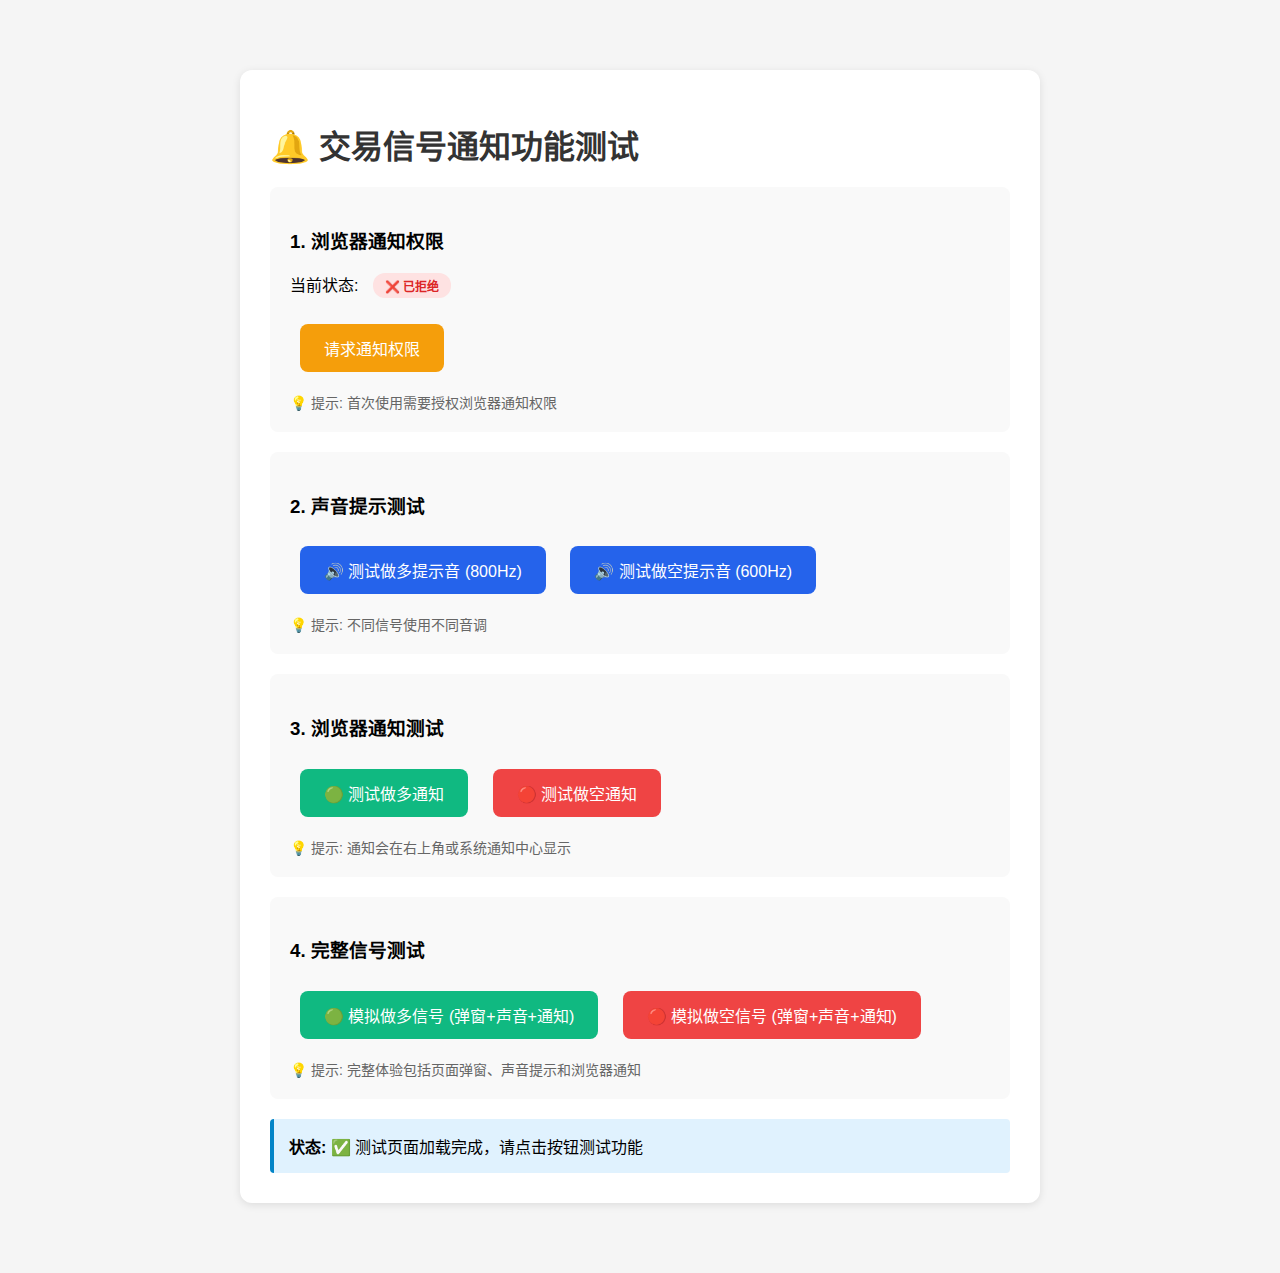
<file: test_signal_notification.html>
<!DOCTYPE html>
<html lang="zh-CN">
<head>
    <meta charset="UTF-8">
    <meta name="viewport" content="width=device-width, initial-scale=1.0">
    <title>交易信号通知测试</title>
    <style>
        body {
            font-family: Arial, sans-serif;
            max-width: 800px;
            margin: 50px auto;
            padding: 20px;
            background: #f5f5f5;
        }
        .container {
            background: white;
            padding: 30px;
            border-radius: 12px;
            box-shadow: 0 2px 8px rgba(0,0,0,0.1);
        }
        h1 {
            color: #333;
            margin-bottom: 20px;
        }
        .test-section {
            margin: 20px 0;
            padding: 20px;
            background: #f9f9f9;
            border-radius: 8px;
        }
        .test-btn {
            padding: 12px 24px;
            margin: 10px;
            border: none;
            border-radius: 8px;
            font-size: 16px;
            cursor: pointer;
            transition: all 0.2s;
        }
        .test-btn-long {
            background: #10b981;
            color: white;
        }
        .test-btn-long:hover {
            background: #059669;
        }
        .test-btn-short {
            background: #ef4444;
            color: white;
        }
        .test-btn-short:hover {
            background: #dc2626;
        }
        .test-btn-sound {
            background: #2563eb;
            color: white;
        }
        .test-btn-sound:hover {
            background: #1e40af;
        }
        .test-btn-notification {
            background: #f59e0b;
            color: white;
        }
        .test-btn-notification:hover {
            background: #d97706;
        }
        .status {
            margin-top: 20px;
            padding: 15px;
            background: #e0f2fe;
            border-left: 4px solid #0284c7;
            border-radius: 4px;
        }
        .info {
            color: #666;
            font-size: 14px;
            margin-top: 10px;
        }
        .permission-status {
            display: inline-block;
            padding: 4px 12px;
            border-radius: 12px;
            font-size: 12px;
            font-weight: bold;
            margin-left: 10px;
        }
        .permission-granted {
            background: #d1fae5;
            color: #059669;
        }
        .permission-denied {
            background: #fee2e2;
            color: #dc2626;
        }
        .permission-default {
            background: #fef3c7;
            color: #d97706;
        }
    </style>
</head>
<body>
    <div class="container">
        <h1>🔔 交易信号通知功能测试</h1>
        
        <div class="test-section">
            <h3>1. 浏览器通知权限</h3>
            <p>
                当前状态: 
                <span id="permissionStatus" class="permission-status">检查中...</span>
            </p>
            <button class="test-btn test-btn-notification" onclick="requestPermission()">
                请求通知权限
            </button>
            <div class="info">
                💡 提示: 首次使用需要授权浏览器通知权限
            </div>
        </div>

        <div class="test-section">
            <h3>2. 声音提示测试</h3>
            <button class="test-btn test-btn-sound" onclick="testSound('long')">
                🔊 测试做多提示音 (800Hz)
            </button>
            <button class="test-btn test-btn-sound" onclick="testSound('short')">
                🔊 测试做空提示音 (600Hz)
            </button>
            <div class="info">
                💡 提示: 不同信号使用不同音调
            </div>
        </div>

        <div class="test-section">
            <h3>3. 浏览器通知测试</h3>
            <button class="test-btn test-btn-long" onclick="testNotification('long')">
                🟢 测试做多通知
            </button>
            <button class="test-btn test-btn-short" onclick="testNotification('short')">
                🔴 测试做空通知
            </button>
            <div class="info">
                💡 提示: 通知会在右上角或系统通知中心显示
            </div>
        </div>

        <div class="test-section">
            <h3>4. 完整信号测试</h3>
            <button class="test-btn test-btn-long" onclick="testFullSignal('long')">
                🟢 模拟做多信号 (弹窗+声音+通知)
            </button>
            <button class="test-btn test-btn-short" onclick="testFullSignal('short')">
                🔴 模拟做空信号 (弹窗+声音+通知)
            </button>
            <div class="info">
                💡 提示: 完整体验包括页面弹窗、声音提示和浏览器通知
            </div>
        </div>

        <div class="status" id="statusBox">
            <strong>状态:</strong> 准备就绪
        </div>
    </div>

    <script>
        // 检查通知权限
        function checkPermission() {
            if (!("Notification" in window)) {
                updateStatus('❌ 您的浏览器不支持通知功能', 'denied');
                return;
            }

            const permission = Notification.permission;
            const statusSpan = document.getElementById('permissionStatus');
            
            if (permission === 'granted') {
                statusSpan.textContent = '✅ 已授权';
                statusSpan.className = 'permission-status permission-granted';
            } else if (permission === 'denied') {
                statusSpan.textContent = '❌ 已拒绝';
                statusSpan.className = 'permission-status permission-denied';
            } else {
                statusSpan.textContent = '⚠️ 未授权';
                statusSpan.className = 'permission-status permission-default';
            }
        }

        // 请求通知权限
        async function requestPermission() {
            if (!("Notification" in window)) {
                updateStatus('❌ 您的浏览器不支持通知功能');
                return;
            }

            try {
                const permission = await Notification.requestPermission();
                checkPermission();
                
                if (permission === 'granted') {
                    updateStatus('✅ 通知权限已授权！');
                    // 显示测试通知
                    new Notification('权限授权成功', {
                        body: '您现在可以接收交易信号通知了！',
                        icon: '🎉'
                    });
                } else {
                    updateStatus('⚠️ 通知权限被拒绝');
                }
            } catch (error) {
                updateStatus('❌ 请求权限失败: ' + error.message);
            }
        }

        // 测试声音
        function testSound(decision) {
            try {
                const audioContext = new (window.AudioContext || window.webkitAudioContext)();
                const oscillator = audioContext.createOscillator();
                const gainNode = audioContext.createGain();
                
                oscillator.connect(gainNode);
                gainNode.connect(audioContext.destination);
                
                // 不同信号使用不同音调
                oscillator.frequency.value = decision === 'long' ? 800 : 600;
                oscillator.type = 'sine';
                
                gainNode.gain.setValueAtTime(0.3, audioContext.currentTime);
                gainNode.gain.exponentialRampToValueAtTime(0.01, audioContext.currentTime + 3.0);
                
                oscillator.start(audioContext.currentTime);
                oscillator.stop(audioContext.currentTime + 3.0);
                
                const label = decision === 'long' ? '做多 (800Hz)' : '做空 (600Hz)';
                updateStatus(`🔊 播放${label}提示音`);
            } catch (error) {
                updateStatus('❌ 播放声音失败: ' + error.message);
            }
        }

        // 测试浏览器通知
        function testNotification(decision) {
            if (!("Notification" in window)) {
                updateStatus('❌ 您的浏览器不支持通知功能');
                return;
            }

            if (Notification.permission !== 'granted') {
                updateStatus('⚠️ 请先授权通知权限');
                return;
            }

            const title = decision === 'long' ? 'BTC - 做多信号' : 'BTC - 做空信号';
            const body = '置信度: high\n✓ 可执行';
            const icon = decision === 'long' ? '🟢' : '🔴';

            const notification = new Notification(title, {
                body: body,
                icon: icon,
                badge: icon,
                tag: `test-signal-${decision}`,
                requireInteraction: false
            });

            notification.onclick = function() {
                window.focus();
                notification.close();
                updateStatus('✅ 通知被点击');
            };

            setTimeout(() => notification.close(), 3000);
            
            const label = decision === 'long' ? '做多' : '做空';
            updateStatus(`💻 显示${label}浏览器通知`);
        }

        // 测试完整信号
        function testFullSignal(decision) {
            const label = decision === 'long' ? '做多' : '做空';
            
            // 1. 播放声音
            testSound(decision);
            
            // 2. 显示浏览器通知
            setTimeout(() => {
                testNotification(decision);
            }, 100);
            
            // 3. 更新状态
            updateStatus(`🎯 完整${label}信号测试: 声音 + 浏览器通知`);
            
            // 提示: 实际使用时还会有页面弹窗
            setTimeout(() => {
                updateStatus(`💡 提示: 在实际L1页面中，还会显示页面弹窗`);
            }, 2000);
        }

        // 更新状态
        function updateStatus(message) {
            const statusBox = document.getElementById('statusBox');
            statusBox.innerHTML = `<strong>状态:</strong> ${message}`;
            console.log(message);
        }

        // 页面加载时检查权限
        window.onload = function() {
            checkPermission();
            updateStatus('✅ 测试页面加载完成，请点击按钮测试功能');
        };
    </script>
</body>
</html>
</file>
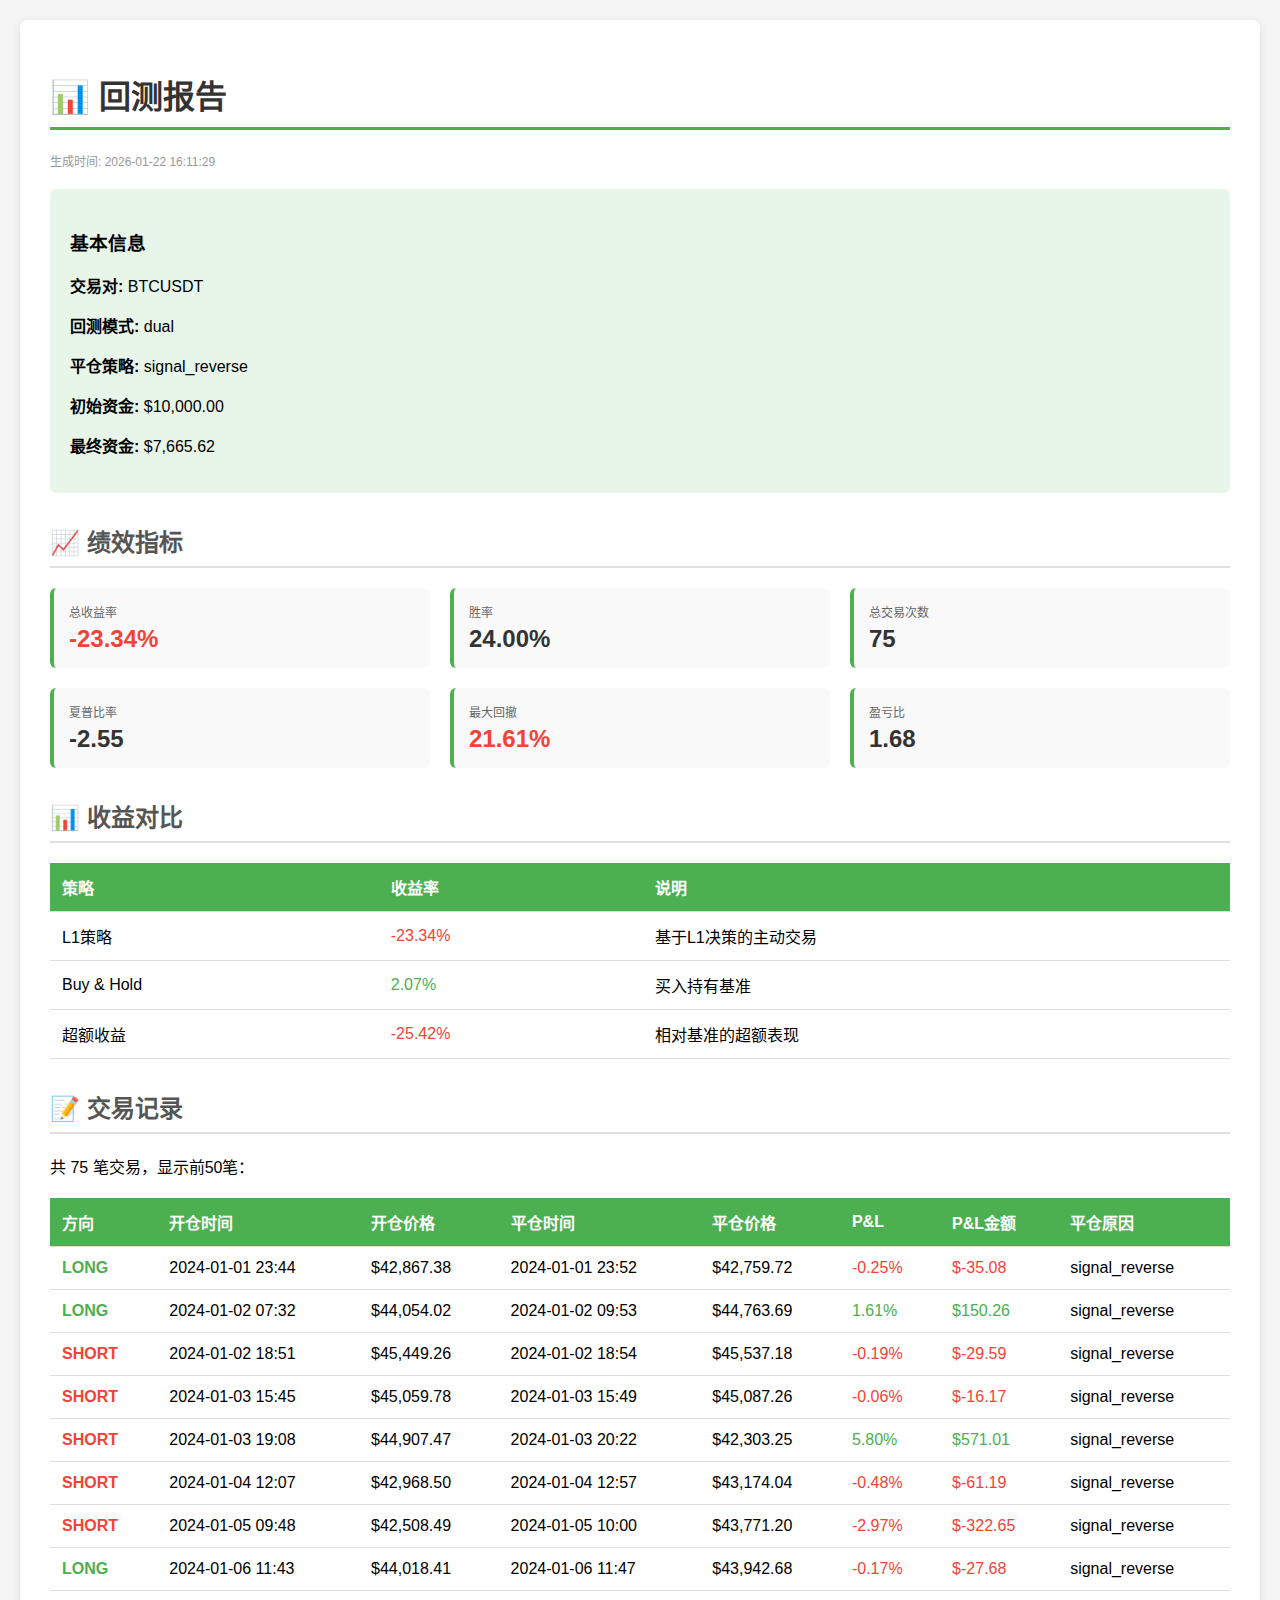
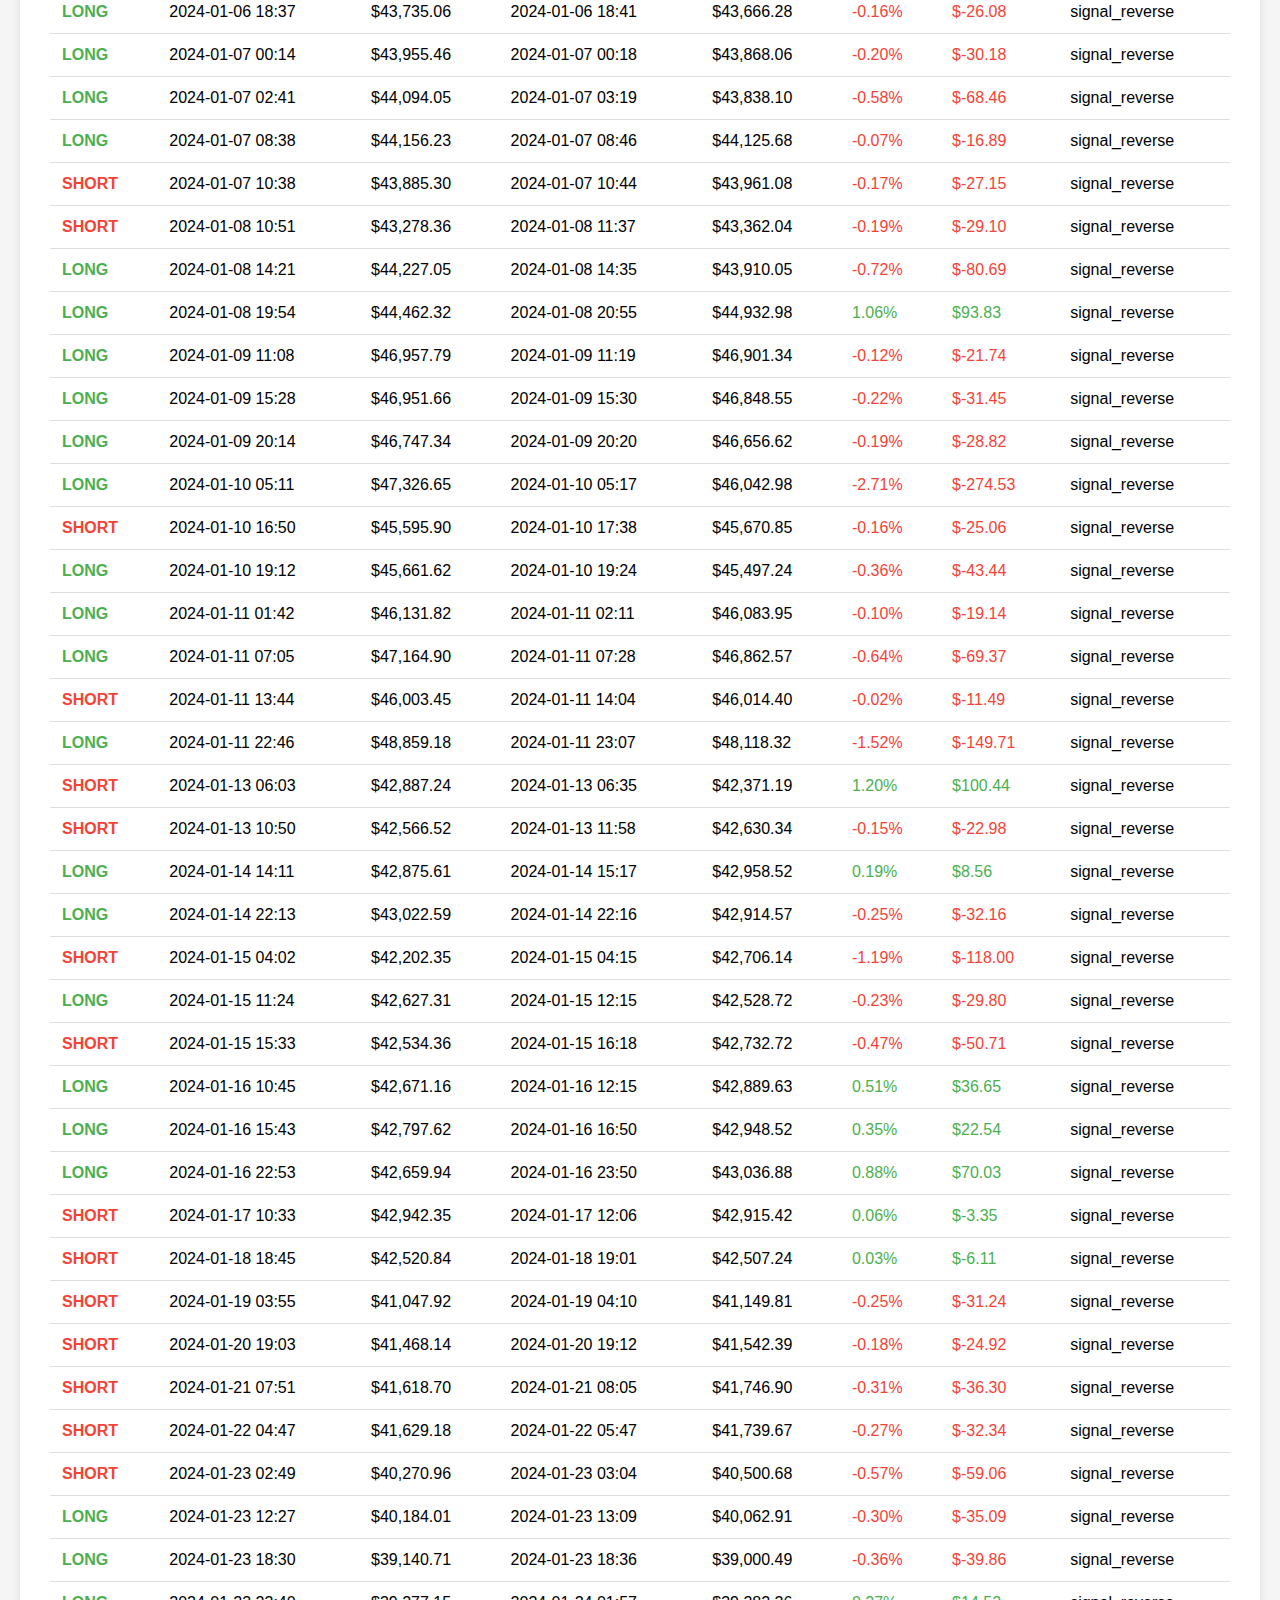
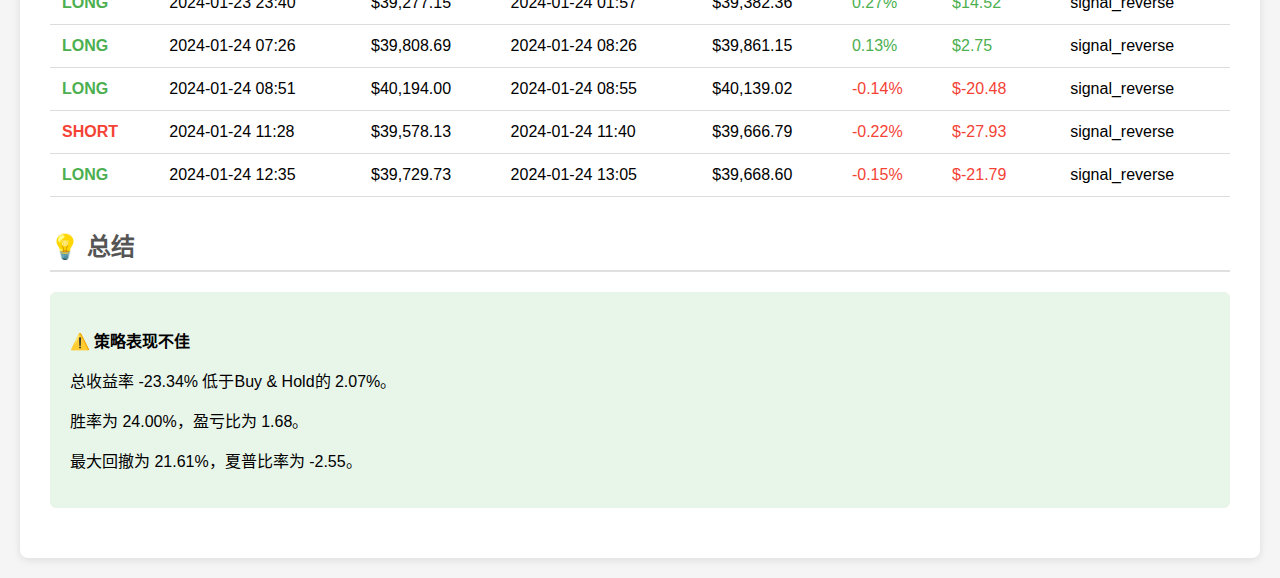
<file: backtest/saved_results/BTCUSDT_dual_signal_reverse_20260122_161129.html>
<!DOCTYPE html>
<html lang="zh-CN">
<head>
    <meta charset="UTF-8">
    <meta name="viewport" content="width=device-width, initial-scale=1.0">
    <title>回测报告 - BTCUSDT</title>
    <style>
        body {
            font-family: 'Arial', sans-serif;
            margin: 20px;
            background: #f5f5f5;
        }
        .container {
            max-width: 1200px;
            margin: 0 auto;
            background: white;
            padding: 30px;
            border-radius: 8px;
            box-shadow: 0 2px 8px rgba(0,0,0,0.1);
        }
        h1 {
            color: #333;
            border-bottom: 3px solid #4CAF50;
            padding-bottom: 10px;
        }
        h2 {
            color: #555;
            margin-top: 30px;
            border-bottom: 2px solid #e0e0e0;
            padding-bottom: 8px;
        }
        .metrics-grid {
            display: grid;
            grid-template-columns: repeat(3, 1fr);
            gap: 20px;
            margin: 20px 0;
        }
        .metric-card {
            background: #f9f9f9;
            padding: 15px;
            border-radius: 6px;
            border-left: 4px solid #4CAF50;
        }
        .metric-label {
            font-size: 12px;
            color: #666;
            margin-bottom: 5px;
        }
        .metric-value {
            font-size: 24px;
            font-weight: bold;
            color: #333;
        }
        .metric-value.positive {
            color: #4CAF50;
        }
        .metric-value.negative {
            color: #f44336;
        }
        table {
            width: 100%;
            border-collapse: collapse;
            margin: 20px 0;
        }
        th, td {
            padding: 12px;
            text-align: left;
            border-bottom: 1px solid #ddd;
        }
        th {
            background: #4CAF50;
            color: white;
            font-weight: bold;
        }
        tr:hover {
            background: #f5f5f5;
        }
        .trade-long {
            color: #4CAF50;
            font-weight: bold;
        }
        .trade-short {
            color: #f44336;
            font-weight: bold;
        }
        .pnl-positive {
            color: #4CAF50;
        }
        .pnl-negative {
            color: #f44336;
        }
        .summary-box {
            background: #e8f5e9;
            padding: 20px;
            border-radius: 6px;
            margin: 20px 0;
        }
        .timestamp {
            color: #999;
            font-size: 12px;
        }
    </style>
</head>
<body>
    <div class="container">
        <h1>📊 回测报告</h1>
        <p class="timestamp">生成时间: 2026-01-22 16:11:29</p>
        
        <div class="summary-box">
            <h3>基本信息</h3>
            <p><strong>交易对:</strong> BTCUSDT</p>
            <p><strong>回测模式:</strong> dual</p>
            <p><strong>平仓策略:</strong> signal_reverse</p>
            <p><strong>初始资金:</strong> $10,000.00</p>
            <p><strong>最终资金:</strong> $7,665.62</p>
        </div>
        
        <h2>📈 绩效指标</h2>
        <div class="metrics-grid">
            <div class="metric-card">
                <div class="metric-label">总收益率</div>
                <div class="metric-value negative">
                    -23.34%
                </div>
            </div>
            <div class="metric-card">
                <div class="metric-label">胜率</div>
                <div class="metric-value">
                    24.00%
                </div>
            </div>
            <div class="metric-card">
                <div class="metric-label">总交易次数</div>
                <div class="metric-value">
                    75
                </div>
            </div>
            <div class="metric-card">
                <div class="metric-label">夏普比率</div>
                <div class="metric-value">
                    -2.55
                </div>
            </div>
            <div class="metric-card">
                <div class="metric-label">最大回撤</div>
                <div class="metric-value negative">
                    21.61%
                </div>
            </div>
            <div class="metric-card">
                <div class="metric-label">盈亏比</div>
                <div class="metric-value">
                    1.68
                </div>
            </div>
        </div>
        
        <h2>📊 收益对比</h2>
        <table>
            <tr>
                <th>策略</th>
                <th>收益率</th>
                <th>说明</th>
            </tr>
            <tr>
                <td>L1策略</td>
                <td class="pnl-negative">
                    -23.34%
                </td>
                <td>基于L1决策的主动交易</td>
            </tr>
            <tr>
                <td>Buy & Hold</td>
                <td class="pnl-positive">
                    2.07%
                </td>
                <td>买入持有基准</td>
            </tr>
            <tr>
                <td>超额收益</td>
                <td class="pnl-negative">
                    -25.42%
                </td>
                <td>相对基准的超额表现</td>
            </tr>
        </table>
        
        <h2>📝 交易记录</h2>
        <p>共 75 笔交易，显示前50笔：</p>
        <table>
            <tr>
                <th>方向</th>
                <th>开仓时间</th>
                <th>开仓价格</th>
                <th>平仓时间</th>
                <th>平仓价格</th>
                <th>P&L</th>
                <th>P&L金额</th>
                <th>平仓原因</th>
            </tr>

            <tr>
                <td class="trade-long">LONG</td>
                <td>2024-01-01 23:44</td>
                <td>$42,867.38</td>
                <td>2024-01-01 23:52</td>
                <td>$42,759.72</td>
                <td class="pnl-negative">-0.25%</td>
                <td class="pnl-negative">$-35.08</td>
                <td>signal_reverse</td>
            </tr>

            <tr>
                <td class="trade-long">LONG</td>
                <td>2024-01-02 07:32</td>
                <td>$44,054.02</td>
                <td>2024-01-02 09:53</td>
                <td>$44,763.69</td>
                <td class="pnl-positive">1.61%</td>
                <td class="pnl-positive">$150.26</td>
                <td>signal_reverse</td>
            </tr>

            <tr>
                <td class="trade-short">SHORT</td>
                <td>2024-01-02 18:51</td>
                <td>$45,449.26</td>
                <td>2024-01-02 18:54</td>
                <td>$45,537.18</td>
                <td class="pnl-negative">-0.19%</td>
                <td class="pnl-negative">$-29.59</td>
                <td>signal_reverse</td>
            </tr>

            <tr>
                <td class="trade-short">SHORT</td>
                <td>2024-01-03 15:45</td>
                <td>$45,059.78</td>
                <td>2024-01-03 15:49</td>
                <td>$45,087.26</td>
                <td class="pnl-negative">-0.06%</td>
                <td class="pnl-negative">$-16.17</td>
                <td>signal_reverse</td>
            </tr>

            <tr>
                <td class="trade-short">SHORT</td>
                <td>2024-01-03 19:08</td>
                <td>$44,907.47</td>
                <td>2024-01-03 20:22</td>
                <td>$42,303.25</td>
                <td class="pnl-positive">5.80%</td>
                <td class="pnl-positive">$571.01</td>
                <td>signal_reverse</td>
            </tr>

            <tr>
                <td class="trade-short">SHORT</td>
                <td>2024-01-04 12:07</td>
                <td>$42,968.50</td>
                <td>2024-01-04 12:57</td>
                <td>$43,174.04</td>
                <td class="pnl-negative">-0.48%</td>
                <td class="pnl-negative">$-61.19</td>
                <td>signal_reverse</td>
            </tr>

            <tr>
                <td class="trade-short">SHORT</td>
                <td>2024-01-05 09:48</td>
                <td>$42,508.49</td>
                <td>2024-01-05 10:00</td>
                <td>$43,771.20</td>
                <td class="pnl-negative">-2.97%</td>
                <td class="pnl-negative">$-322.65</td>
                <td>signal_reverse</td>
            </tr>

            <tr>
                <td class="trade-long">LONG</td>
                <td>2024-01-06 11:43</td>
                <td>$44,018.41</td>
                <td>2024-01-06 11:47</td>
                <td>$43,942.68</td>
                <td class="pnl-negative">-0.17%</td>
                <td class="pnl-negative">$-27.68</td>
                <td>signal_reverse</td>
            </tr>

            <tr>
                <td class="trade-long">LONG</td>
                <td>2024-01-06 18:37</td>
                <td>$43,735.06</td>
                <td>2024-01-06 18:41</td>
                <td>$43,666.28</td>
                <td class="pnl-negative">-0.16%</td>
                <td class="pnl-negative">$-26.08</td>
                <td>signal_reverse</td>
            </tr>

            <tr>
                <td class="trade-long">LONG</td>
                <td>2024-01-07 00:14</td>
                <td>$43,955.46</td>
                <td>2024-01-07 00:18</td>
                <td>$43,868.06</td>
                <td class="pnl-negative">-0.20%</td>
                <td class="pnl-negative">$-30.18</td>
                <td>signal_reverse</td>
            </tr>

            <tr>
                <td class="trade-long">LONG</td>
                <td>2024-01-07 02:41</td>
                <td>$44,094.05</td>
                <td>2024-01-07 03:19</td>
                <td>$43,838.10</td>
                <td class="pnl-negative">-0.58%</td>
                <td class="pnl-negative">$-68.46</td>
                <td>signal_reverse</td>
            </tr>

            <tr>
                <td class="trade-long">LONG</td>
                <td>2024-01-07 08:38</td>
                <td>$44,156.23</td>
                <td>2024-01-07 08:46</td>
                <td>$44,125.68</td>
                <td class="pnl-negative">-0.07%</td>
                <td class="pnl-negative">$-16.89</td>
                <td>signal_reverse</td>
            </tr>

            <tr>
                <td class="trade-short">SHORT</td>
                <td>2024-01-07 10:38</td>
                <td>$43,885.30</td>
                <td>2024-01-07 10:44</td>
                <td>$43,961.08</td>
                <td class="pnl-negative">-0.17%</td>
                <td class="pnl-negative">$-27.15</td>
                <td>signal_reverse</td>
            </tr>

            <tr>
                <td class="trade-short">SHORT</td>
                <td>2024-01-08 10:51</td>
                <td>$43,278.36</td>
                <td>2024-01-08 11:37</td>
                <td>$43,362.04</td>
                <td class="pnl-negative">-0.19%</td>
                <td class="pnl-negative">$-29.10</td>
                <td>signal_reverse</td>
            </tr>

            <tr>
                <td class="trade-long">LONG</td>
                <td>2024-01-08 14:21</td>
                <td>$44,227.05</td>
                <td>2024-01-08 14:35</td>
                <td>$43,910.05</td>
                <td class="pnl-negative">-0.72%</td>
                <td class="pnl-negative">$-80.69</td>
                <td>signal_reverse</td>
            </tr>

            <tr>
                <td class="trade-long">LONG</td>
                <td>2024-01-08 19:54</td>
                <td>$44,462.32</td>
                <td>2024-01-08 20:55</td>
                <td>$44,932.98</td>
                <td class="pnl-positive">1.06%</td>
                <td class="pnl-positive">$93.83</td>
                <td>signal_reverse</td>
            </tr>

            <tr>
                <td class="trade-long">LONG</td>
                <td>2024-01-09 11:08</td>
                <td>$46,957.79</td>
                <td>2024-01-09 11:19</td>
                <td>$46,901.34</td>
                <td class="pnl-negative">-0.12%</td>
                <td class="pnl-negative">$-21.74</td>
                <td>signal_reverse</td>
            </tr>

            <tr>
                <td class="trade-long">LONG</td>
                <td>2024-01-09 15:28</td>
                <td>$46,951.66</td>
                <td>2024-01-09 15:30</td>
                <td>$46,848.55</td>
                <td class="pnl-negative">-0.22%</td>
                <td class="pnl-negative">$-31.45</td>
                <td>signal_reverse</td>
            </tr>

            <tr>
                <td class="trade-long">LONG</td>
                <td>2024-01-09 20:14</td>
                <td>$46,747.34</td>
                <td>2024-01-09 20:20</td>
                <td>$46,656.62</td>
                <td class="pnl-negative">-0.19%</td>
                <td class="pnl-negative">$-28.82</td>
                <td>signal_reverse</td>
            </tr>

            <tr>
                <td class="trade-long">LONG</td>
                <td>2024-01-10 05:11</td>
                <td>$47,326.65</td>
                <td>2024-01-10 05:17</td>
                <td>$46,042.98</td>
                <td class="pnl-negative">-2.71%</td>
                <td class="pnl-negative">$-274.53</td>
                <td>signal_reverse</td>
            </tr>

            <tr>
                <td class="trade-short">SHORT</td>
                <td>2024-01-10 16:50</td>
                <td>$45,595.90</td>
                <td>2024-01-10 17:38</td>
                <td>$45,670.85</td>
                <td class="pnl-negative">-0.16%</td>
                <td class="pnl-negative">$-25.06</td>
                <td>signal_reverse</td>
            </tr>

            <tr>
                <td class="trade-long">LONG</td>
                <td>2024-01-10 19:12</td>
                <td>$45,661.62</td>
                <td>2024-01-10 19:24</td>
                <td>$45,497.24</td>
                <td class="pnl-negative">-0.36%</td>
                <td class="pnl-negative">$-43.44</td>
                <td>signal_reverse</td>
            </tr>

            <tr>
                <td class="trade-long">LONG</td>
                <td>2024-01-11 01:42</td>
                <td>$46,131.82</td>
                <td>2024-01-11 02:11</td>
                <td>$46,083.95</td>
                <td class="pnl-negative">-0.10%</td>
                <td class="pnl-negative">$-19.14</td>
                <td>signal_reverse</td>
            </tr>

            <tr>
                <td class="trade-long">LONG</td>
                <td>2024-01-11 07:05</td>
                <td>$47,164.90</td>
                <td>2024-01-11 07:28</td>
                <td>$46,862.57</td>
                <td class="pnl-negative">-0.64%</td>
                <td class="pnl-negative">$-69.37</td>
                <td>signal_reverse</td>
            </tr>

            <tr>
                <td class="trade-short">SHORT</td>
                <td>2024-01-11 13:44</td>
                <td>$46,003.45</td>
                <td>2024-01-11 14:04</td>
                <td>$46,014.40</td>
                <td class="pnl-negative">-0.02%</td>
                <td class="pnl-negative">$-11.49</td>
                <td>signal_reverse</td>
            </tr>

            <tr>
                <td class="trade-long">LONG</td>
                <td>2024-01-11 22:46</td>
                <td>$48,859.18</td>
                <td>2024-01-11 23:07</td>
                <td>$48,118.32</td>
                <td class="pnl-negative">-1.52%</td>
                <td class="pnl-negative">$-149.71</td>
                <td>signal_reverse</td>
            </tr>

            <tr>
                <td class="trade-short">SHORT</td>
                <td>2024-01-13 06:03</td>
                <td>$42,887.24</td>
                <td>2024-01-13 06:35</td>
                <td>$42,371.19</td>
                <td class="pnl-positive">1.20%</td>
                <td class="pnl-positive">$100.44</td>
                <td>signal_reverse</td>
            </tr>

            <tr>
                <td class="trade-short">SHORT</td>
                <td>2024-01-13 10:50</td>
                <td>$42,566.52</td>
                <td>2024-01-13 11:58</td>
                <td>$42,630.34</td>
                <td class="pnl-negative">-0.15%</td>
                <td class="pnl-negative">$-22.98</td>
                <td>signal_reverse</td>
            </tr>

            <tr>
                <td class="trade-long">LONG</td>
                <td>2024-01-14 14:11</td>
                <td>$42,875.61</td>
                <td>2024-01-14 15:17</td>
                <td>$42,958.52</td>
                <td class="pnl-positive">0.19%</td>
                <td class="pnl-positive">$8.56</td>
                <td>signal_reverse</td>
            </tr>

            <tr>
                <td class="trade-long">LONG</td>
                <td>2024-01-14 22:13</td>
                <td>$43,022.59</td>
                <td>2024-01-14 22:16</td>
                <td>$42,914.57</td>
                <td class="pnl-negative">-0.25%</td>
                <td class="pnl-negative">$-32.16</td>
                <td>signal_reverse</td>
            </tr>

            <tr>
                <td class="trade-short">SHORT</td>
                <td>2024-01-15 04:02</td>
                <td>$42,202.35</td>
                <td>2024-01-15 04:15</td>
                <td>$42,706.14</td>
                <td class="pnl-negative">-1.19%</td>
                <td class="pnl-negative">$-118.00</td>
                <td>signal_reverse</td>
            </tr>

            <tr>
                <td class="trade-long">LONG</td>
                <td>2024-01-15 11:24</td>
                <td>$42,627.31</td>
                <td>2024-01-15 12:15</td>
                <td>$42,528.72</td>
                <td class="pnl-negative">-0.23%</td>
                <td class="pnl-negative">$-29.80</td>
                <td>signal_reverse</td>
            </tr>

            <tr>
                <td class="trade-short">SHORT</td>
                <td>2024-01-15 15:33</td>
                <td>$42,534.36</td>
                <td>2024-01-15 16:18</td>
                <td>$42,732.72</td>
                <td class="pnl-negative">-0.47%</td>
                <td class="pnl-negative">$-50.71</td>
                <td>signal_reverse</td>
            </tr>

            <tr>
                <td class="trade-long">LONG</td>
                <td>2024-01-16 10:45</td>
                <td>$42,671.16</td>
                <td>2024-01-16 12:15</td>
                <td>$42,889.63</td>
                <td class="pnl-positive">0.51%</td>
                <td class="pnl-positive">$36.65</td>
                <td>signal_reverse</td>
            </tr>

            <tr>
                <td class="trade-long">LONG</td>
                <td>2024-01-16 15:43</td>
                <td>$42,797.62</td>
                <td>2024-01-16 16:50</td>
                <td>$42,948.52</td>
                <td class="pnl-positive">0.35%</td>
                <td class="pnl-positive">$22.54</td>
                <td>signal_reverse</td>
            </tr>

            <tr>
                <td class="trade-long">LONG</td>
                <td>2024-01-16 22:53</td>
                <td>$42,659.94</td>
                <td>2024-01-16 23:50</td>
                <td>$43,036.88</td>
                <td class="pnl-positive">0.88%</td>
                <td class="pnl-positive">$70.03</td>
                <td>signal_reverse</td>
            </tr>

            <tr>
                <td class="trade-short">SHORT</td>
                <td>2024-01-17 10:33</td>
                <td>$42,942.35</td>
                <td>2024-01-17 12:06</td>
                <td>$42,915.42</td>
                <td class="pnl-positive">0.06%</td>
                <td class="pnl-positive">$-3.35</td>
                <td>signal_reverse</td>
            </tr>

            <tr>
                <td class="trade-short">SHORT</td>
                <td>2024-01-18 18:45</td>
                <td>$42,520.84</td>
                <td>2024-01-18 19:01</td>
                <td>$42,507.24</td>
                <td class="pnl-positive">0.03%</td>
                <td class="pnl-positive">$-6.11</td>
                <td>signal_reverse</td>
            </tr>

            <tr>
                <td class="trade-short">SHORT</td>
                <td>2024-01-19 03:55</td>
                <td>$41,047.92</td>
                <td>2024-01-19 04:10</td>
                <td>$41,149.81</td>
                <td class="pnl-negative">-0.25%</td>
                <td class="pnl-negative">$-31.24</td>
                <td>signal_reverse</td>
            </tr>

            <tr>
                <td class="trade-short">SHORT</td>
                <td>2024-01-20 19:03</td>
                <td>$41,468.14</td>
                <td>2024-01-20 19:12</td>
                <td>$41,542.39</td>
                <td class="pnl-negative">-0.18%</td>
                <td class="pnl-negative">$-24.92</td>
                <td>signal_reverse</td>
            </tr>

            <tr>
                <td class="trade-short">SHORT</td>
                <td>2024-01-21 07:51</td>
                <td>$41,618.70</td>
                <td>2024-01-21 08:05</td>
                <td>$41,746.90</td>
                <td class="pnl-negative">-0.31%</td>
                <td class="pnl-negative">$-36.30</td>
                <td>signal_reverse</td>
            </tr>

            <tr>
                <td class="trade-short">SHORT</td>
                <td>2024-01-22 04:47</td>
                <td>$41,629.18</td>
                <td>2024-01-22 05:47</td>
                <td>$41,739.67</td>
                <td class="pnl-negative">-0.27%</td>
                <td class="pnl-negative">$-32.34</td>
                <td>signal_reverse</td>
            </tr>

            <tr>
                <td class="trade-short">SHORT</td>
                <td>2024-01-23 02:49</td>
                <td>$40,270.96</td>
                <td>2024-01-23 03:04</td>
                <td>$40,500.68</td>
                <td class="pnl-negative">-0.57%</td>
                <td class="pnl-negative">$-59.06</td>
                <td>signal_reverse</td>
            </tr>

            <tr>
                <td class="trade-long">LONG</td>
                <td>2024-01-23 12:27</td>
                <td>$40,184.01</td>
                <td>2024-01-23 13:09</td>
                <td>$40,062.91</td>
                <td class="pnl-negative">-0.30%</td>
                <td class="pnl-negative">$-35.09</td>
                <td>signal_reverse</td>
            </tr>

            <tr>
                <td class="trade-long">LONG</td>
                <td>2024-01-23 18:30</td>
                <td>$39,140.71</td>
                <td>2024-01-23 18:36</td>
                <td>$39,000.49</td>
                <td class="pnl-negative">-0.36%</td>
                <td class="pnl-negative">$-39.86</td>
                <td>signal_reverse</td>
            </tr>

            <tr>
                <td class="trade-long">LONG</td>
                <td>2024-01-23 23:40</td>
                <td>$39,277.15</td>
                <td>2024-01-24 01:57</td>
                <td>$39,382.36</td>
                <td class="pnl-positive">0.27%</td>
                <td class="pnl-positive">$14.52</td>
                <td>signal_reverse</td>
            </tr>

            <tr>
                <td class="trade-long">LONG</td>
                <td>2024-01-24 07:26</td>
                <td>$39,808.69</td>
                <td>2024-01-24 08:26</td>
                <td>$39,861.15</td>
                <td class="pnl-positive">0.13%</td>
                <td class="pnl-positive">$2.75</td>
                <td>signal_reverse</td>
            </tr>

            <tr>
                <td class="trade-long">LONG</td>
                <td>2024-01-24 08:51</td>
                <td>$40,194.00</td>
                <td>2024-01-24 08:55</td>
                <td>$40,139.02</td>
                <td class="pnl-negative">-0.14%</td>
                <td class="pnl-negative">$-20.48</td>
                <td>signal_reverse</td>
            </tr>

            <tr>
                <td class="trade-short">SHORT</td>
                <td>2024-01-24 11:28</td>
                <td>$39,578.13</td>
                <td>2024-01-24 11:40</td>
                <td>$39,666.79</td>
                <td class="pnl-negative">-0.22%</td>
                <td class="pnl-negative">$-27.93</td>
                <td>signal_reverse</td>
            </tr>

            <tr>
                <td class="trade-long">LONG</td>
                <td>2024-01-24 12:35</td>
                <td>$39,729.73</td>
                <td>2024-01-24 13:05</td>
                <td>$39,668.60</td>
                <td class="pnl-negative">-0.15%</td>
                <td class="pnl-negative">$-21.79</td>
                <td>signal_reverse</td>
            </tr>

        </table>
        
        <h2>💡 总结</h2>
        <div class="summary-box">

            <p>⚠️ <strong>策略表现不佳</strong></p>
            <p>总收益率 -23.34% 低于Buy & Hold的 2.07%。</p>

            <p>胜率为 24.00%，盈亏比为 1.68。</p>
            <p>最大回撤为 21.61%，夏普比率为 -2.55。</p>
        </div>
        
    </div>
</body>
</html>
</file>
